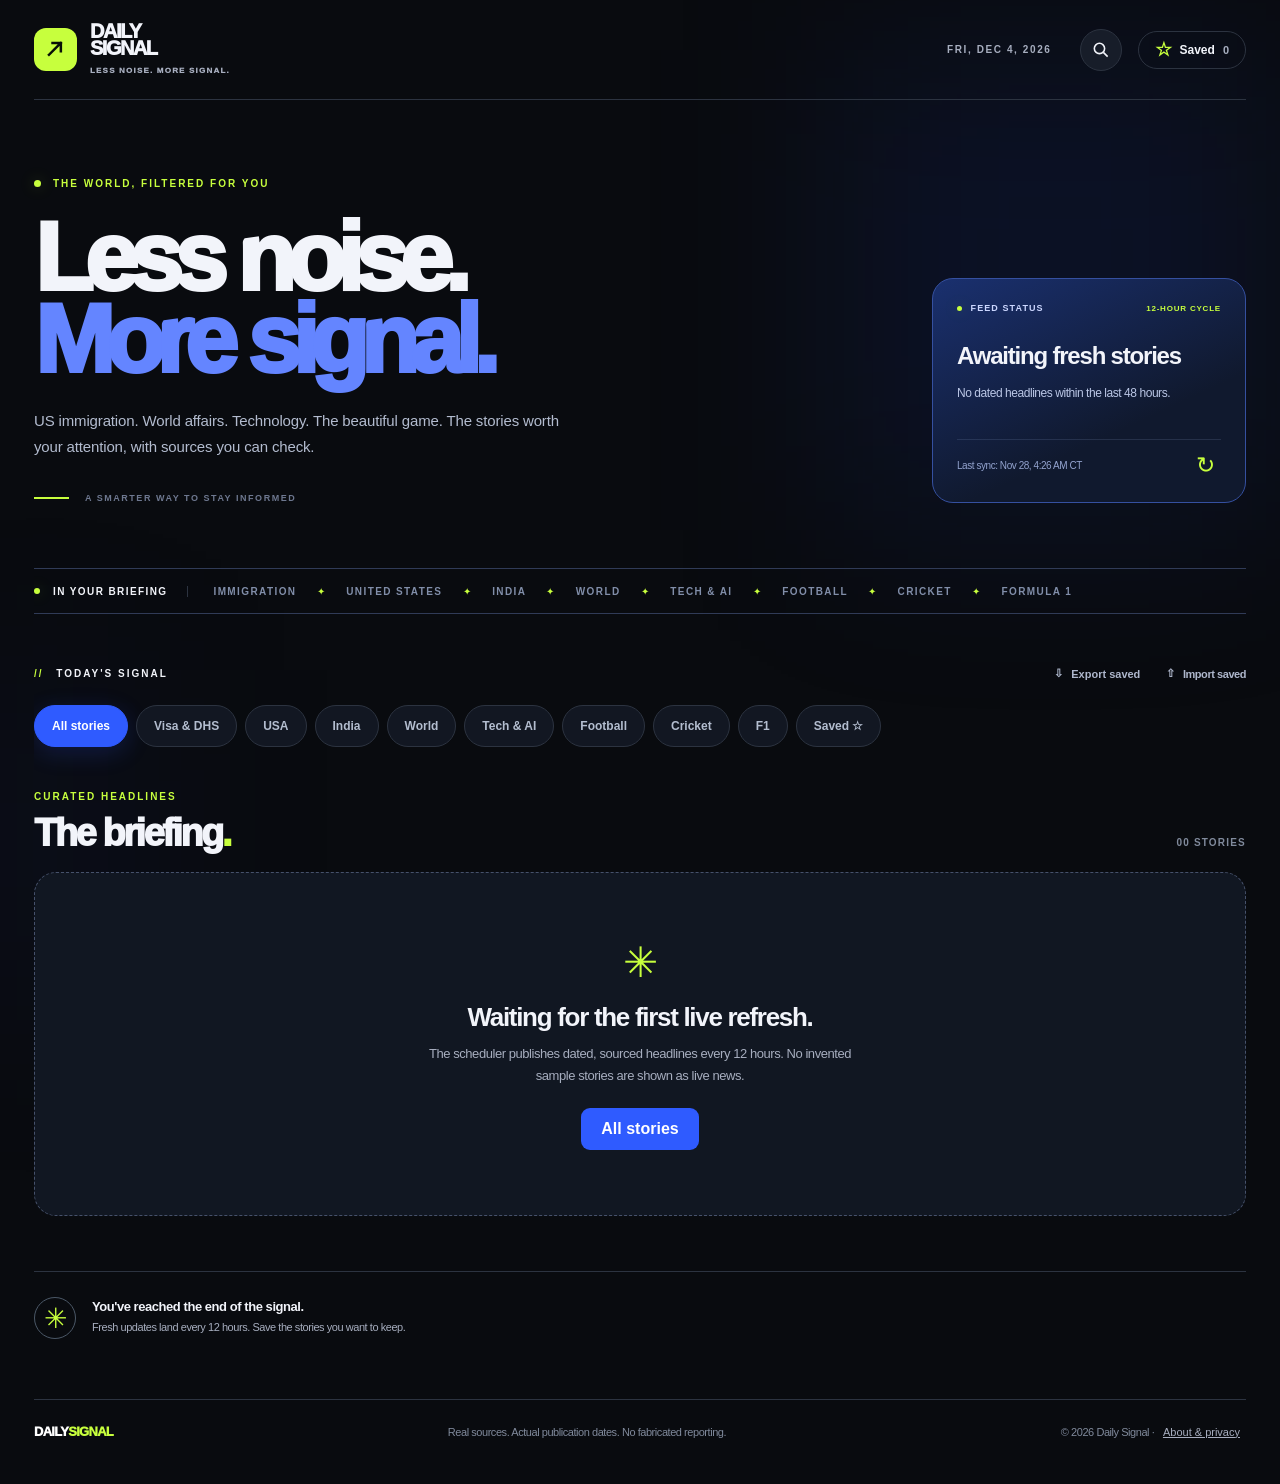
<file: docs/index.html>
<!doctype html>
<html lang="en">
<head>
  <meta charset="utf-8">
  <meta name="viewport" content="width=device-width,initial-scale=1,viewport-fit=cover">
  <meta name="theme-color" content="#090B0F">
  <meta name="color-scheme" content="dark">
  <meta name="description" content="Daily Signal: verified news sources for immigration, India, the US, tech, and sport. Less noise, more signal.">
  <meta name="apple-mobile-web-app-capable" content="yes">
  <meta name="apple-mobile-web-app-status-bar-style" content="black-translucent">
  <meta name="apple-mobile-web-app-title" content="Daily Signal">
  <link rel="icon" type="image/svg+xml" href="./icon.svg">
  <link rel="apple-touch-icon" href="./apple-touch-icon.png">
  <link rel="manifest" href="./manifest.webmanifest">
  <link rel="stylesheet" href="./styles.css">
  <title>Daily Signal — Less Noise. More Signal.</title>
  <script src="./app.js" defer></script>
</head>
<body>
  <div class="ambient ambient--one" aria-hidden="true"></div>
  <div class="ambient ambient--two" aria-hidden="true"></div>
  <div class="shell">
    <header class="topbar">
      <a class="brand" href="./" aria-label="Daily Signal home" id="brandLink">
        <span class="brand-mark" aria-hidden="true"><svg viewBox="0 0 42 42" fill="none"><path d="M10 30 30 10M16 10h14v14" stroke="currentColor" stroke-linecap="square" stroke-width="4.2"/></svg></span>
        <span class="brand-words">DAILY<span>SIGNAL</span><small>LESS NOISE. MORE SIGNAL.</small></span>
      </a>
      <div class="header-actions">
        <span class="date" id="currentDate">YOUR DAILY BRIEFING</span>
        <button class="icon-btn" id="searchToggle" type="button" aria-label="Search stories" title="Search stories"><svg viewBox="0 0 24 24" fill="none" stroke="currentColor" stroke-width="2"><circle cx="10.7" cy="10.7" r="6.5"/><path d="m15.6 15.6 5.4 5.4"/></svg></button>
        <button class="small-archive" id="topSaved" type="button"><span aria-hidden="true">☆</span> Saved <span id="savedCount">0</span></button>
      </div>
    </header>
    <main id="main">
      <section class="hero" aria-labelledby="heroTitle">
        <div class="hero-main">
          <div class="eyebrow"><span class="pulse"></span> THE WORLD, FILTERED FOR YOU</div>
          <h1 id="heroTitle">Less noise.<br><span>More signal.</span></h1>
          <p>US immigration. World affairs. Technology. The beautiful game. The stories worth your attention, with sources you can check.</p>
          <div class="hero-lower"><span class="line"></span> A SMARTER WAY TO STAY INFORMED</div>
        </div>
        <div class="live-panel" aria-label="Feed status">
          <div class="live-panel-top"><span><span class="dot"></span> FEED STATUS</span><span class="indicator">12-HOUR CYCLE</span></div>
          <strong id="liveStatus">Connecting to news sources</strong>
          <p id="liveDescription">Checking the latest dated headlines.</p>
          <div class="status-footer"><span id="lastUpdated">Last sync: not yet available</span><button id="refresh" type="button" aria-label="Check for latest feed" title="Check for latest feed">↻</button></div>
        </div>
      </section>
      <div class="ticker"><span class="ticker-dot"></span> <span>IN YOUR BRIEFING</span><span class="ticker-scroll">IMMIGRATION <b>✦</b> UNITED STATES <b>✦</b> INDIA <b>✦</b> WORLD <b>✦</b> TECH & AI <b>✦</b> FOOTBALL <b>✦</b> CRICKET <b>✦</b> FORMULA 1</span></div>
      <div class="feed-tools">
        <div class="section-kicker"><span class="slash">//</span> TODAY'S SIGNAL</div>
        <div class="tool-actions"><button class="tool-action" id="exportSaved" type="button" title="Back up your saved articles">⇩ <span>Export saved</span></button><label class="tool-action import-action" title="Restore saved articles">⇧ <span>Import saved</span><input id="importSaved" type="file" accept="application/json,.json" hidden></label></div>
      </div>
      <nav class="categories" id="categories" aria-label="News sections"></nav>
      <div class="search-bar" id="searchBar" hidden><label for="searchInput">SEARCH HEADLINES</label><div class="search-row"><input id="searchInput" type="search" placeholder="Search topics, headlines, or sources" autocomplete="off"><button id="clearSearch" type="button">Clear</button></div></div>
      <div class="feed-heading"><div><span class="overline" id="currentSectionLabel">CURATED HEADLINES</span><h2 id="feedTitle">The briefing<span class="title-dot">.</span></h2></div><div class="feed-count" id="feedCount">0 STORIES</div></div>
      <div class="news-grid" id="feed" aria-live="polite"></div>
      <div class="endcap"><div class="endcap-mark">✳</div><div><strong>You've reached the end of the signal.</strong><p>Fresh updates land every 12 hours. Save the stories you want to keep.</p></div></div>
    </main>
    <footer class="footer"><div class="footer-brand">DAILY<span>SIGNAL</span></div><div>Real sources. Actual publication dates. No fabricated reporting.</div><div>© <span id="year"></span> Daily Signal · <button id="about" type="button">About & privacy</button></div></footer>
  </div>
  <nav class="bottom-nav" aria-label="Mobile navigation"><button type="button" class="bottom-item active" data-mode="All" aria-label="Home"><svg viewBox="0 0 24 24" fill="none" stroke="currentColor" stroke-width="1.8"><path d="m3 10 9-7 9 7v10H3z"/><path d="M9 20v-7h6v7"/></svg><span>Home</span></button><button type="button" class="bottom-item" data-mode="Saved" aria-label="Saved articles"><svg viewBox="0 0 24 24" fill="none" stroke="currentColor" stroke-width="1.8"><path d="M6 3h12v18l-6-5-6 5z"/></svg><span>Saved</span></button><button type="button" class="bottom-item" id="bottomSearch" aria-label="Search"><svg viewBox="0 0 24 24" fill="none" stroke="currentColor" stroke-width="1.8"><circle cx="10.5" cy="10.5" r="6.5"/><path d="m15 15 6 6"/></svg><span>Search</span></button></nav>
  <dialog id="storyDialog" class="story-dialog"><div class="dialog-inner"><button class="dialog-close" id="closeStory" type="button" aria-label="Close article">✕</button><div id="storyContent"></div></div></dialog>
  <div id="toast" class="toast" role="status" aria-live="polite"></div>
</body></html>
</file>
<file: docs/styles.css>
:root{color-scheme:dark;--black:#090B0F;--layer:#121722;--layer2:#171D29;--line:#2C3340;--blue:#2F5BFF;--bright:#6485FF;--lime:#C7FF3D;--white:#F2F4FA;--muted:#A7AEBF;--muted2:#808A9C}*{box-sizing:border-box}html{scroll-behavior:smooth;-webkit-text-size-adjust:100%;min-height:100%}body{margin:0;min-height:100vh;background:var(--black);color:var(--white);font-family:Inter,ui-sans-serif,-apple-system,BlinkMacSystemFont,"Segoe UI",sans-serif;letter-spacing:-.028em}button,input{font:inherit}button{cursor:pointer}button:focus-visible,a:focus-visible,input:focus-visible{outline:2px solid var(--lime);outline-offset:4px}button{touch-action:manipulation}a{color:inherit;text-decoration:none}svg{display:block}.ambient{position:absolute;pointer-events:none;filter:blur(90px);z-index:-1}.ambient--one{right:0;top:50px;background:#1F3DAC24;width:450px;height:480px}.ambient--two{left:-80px;top:670px;background:#2B37A010;width:250px;height:350px}.shell{width:min(1300px,100%);margin:auto;padding:0 34px}.topbar{height:100px;border-bottom:1px solid var(--line);display:flex;align-items:center;justify-content:space-between;gap:24px}.brand{display:flex;align-items:center;gap:13px;min-width:0}.brand-mark{display:grid;place-items:center;width:43px;height:43px;flex:none;border-radius:12px;color:#081006;background:var(--lime)}.brand-mark svg{width:25px;height:25px}.brand-words{font-size:20px;line-height:.82;letter-spacing:-.075em;font-weight:1000;display:block}.brand-words span{display:block}.brand-words small{margin-top:10px;display:block;font-size:8px;letter-spacing:.15em;color:var(--muted);line-height:1.25}.header-actions{display:flex;align-items:center;gap:16px}.date{font-size:10px;letter-spacing:.16em;font-weight:750;color:var(--muted);white-space:nowrap;margin-right:12px}.icon-btn{background:var(--layer2);color:var(--white);width:42px;height:42px;border-radius:50%;border:1px solid var(--line);display:grid;place-items:center}.icon-btn svg{width:19px;height:19px}.small-archive{display:flex;align-items:center;gap:8px;color:var(--white);background:none;border:1px solid var(--line);padding:11px 16px;border-radius:100px;font-size:12px;font-weight:780}.small-archive>span:first-child{font-size:19px;line-height:0;color:var(--lime)}#savedCount{font-variant-numeric:tabular-nums;color:var(--muted);font-size:11px}.hero{display:grid;grid-template-columns:minmax(0,1fr) 314px;gap:38px;padding:78px 0 65px;align-items:end}.hero-main{min-width:0}.eyebrow,.overline,.section-kicker{font-size:10px;letter-spacing:.2em;font-weight:900}.eyebrow{color:var(--lime);display:flex;align-items:center;gap:12px}.pulse,.dot,.ticker-dot{border-radius:50%;display:inline-block;width:7px;height:7px;background:var(--lime);box-shadow:0 0 15px #C7FF3D45}.hero h1{font-size:clamp(62px,7.5vw,115px);line-height:.85;letter-spacing:-.09em;margin:28px 0;font-weight:950;max-width:900px}.hero h1 span{color:var(--bright)}.hero-main>p{font-size:15px;line-height:1.7;color:#B3BCCF;max-width:540px;margin:0 0 34px;letter-spacing:-.01em}.hero-lower{font-size:9px;letter-spacing:.17em;font-weight:900;color:#6E7890;display:flex;gap:16px;align-items:center}.hero-lower .line{width:35px;height:2px;background:var(--lime)}.live-panel{min-height:225px;padding:24px;border:1px solid #3550A0;background:linear-gradient(155deg,#1A306F,#10192E 65%);border-radius:21px;display:flex;flex-direction:column;justify-content:space-between}.live-panel-top,.status-footer{display:flex;align-items:center;justify-content:space-between;gap:10px}.live-panel-top{color:#CCD7FF;letter-spacing:.12em;font-size:9px;font-weight:850}.live-panel-top .dot{margin-right:5px;width:5px;height:5px}.indicator{color:var(--lime);font-size:8px;letter-spacing:.1em}.live-panel strong{display:block;font-size:24px;line-height:1.09;letter-spacing:-.05em;margin-top:24px}.live-panel p{color:#BBC7E6;font-size:12px;line-height:1.6;min-height:37px;margin:9px 0 12px}.status-footer{border-top:1px solid #7488B235;padding-top:13px;color:#93A3CE;font-size:10px}.status-footer button{color:var(--lime);font-size:23px;background:none;border:0;line-height:1}.ticker{height:46px;border-top:1px solid #303B57;border-bottom:1px solid #303B57;display:flex;align-items:center;gap:13px;color:var(--lime);font-size:10px;letter-spacing:.14em;font-weight:900;overflow:hidden;white-space:nowrap}.ticker-dot{width:6px;height:6px}.ticker>span:nth-child(2){color:var(--white);padding-right:20px;border-right:1px solid var(--line)}.ticker-scroll{color:#818EA9;letter-spacing:.14em;font-size:10px;padding-left:12px}.ticker-scroll b{color:var(--lime);font-weight:500;margin:0 16px}.feed-tools{display:flex;justify-content:space-between;align-items:center;padding-top:52px;gap:20px}.section-kicker{color:var(--white)}.slash{color:var(--lime);margin-right:8px}.tool-actions{display:flex;gap:20px;align-items:center}.tool-action{color:#AEB7CC;display:flex;gap:8px;align-items:center;border:0;background:none;font-size:11px;font-weight:730;cursor:pointer}.tool-action:hover{color:var(--lime)}.categories{display:flex;overflow-x:auto;gap:8px;padding:24px 0 29px;scrollbar-width:none}.categories::-webkit-scrollbar{display:none}.pill{border:1px solid var(--line);background:var(--layer);color:#B3BDCF;padding:12px 17px;border-radius:60px;white-space:nowrap;font-size:12px;font-weight:760;transition:background .15s,color .15s;min-height:42px}.pill:hover{border-color:#647AA3}.pill.active{background:var(--blue);border-color:var(--blue);color:white;box-shadow:0 6px 24px #2F5BFF30}.search-bar{border:1px solid var(--line);background:var(--layer);padding:19px;border-radius:16px;margin-bottom:22px}.search-bar[hidden]{display:none}.search-bar label{font-size:10px;color:var(--lime);letter-spacing:.15em;font-weight:850}.search-row{display:flex;gap:8px;margin-top:10px}.search-row input{background:#0D1019;border:1px solid #3A4353;border-radius:10px;color:var(--white);padding:12px 14px;flex:1;min-width:0}.search-row button{background:var(--blue);border:0;color:#FFF;border-radius:10px;padding:0 16px;font-weight:700}.feed-heading{display:flex;justify-content:space-between;align-items:flex-end;margin:10px 0 20px;gap:18px}.overline{color:var(--lime);font-size:10px}.feed-heading h2{font-size:38px;line-height:1;letter-spacing:-.065em;font-weight:950;margin:10px 0 0}.title-dot{color:var(--lime)}.feed-count{font-size:10px;font-weight:860;letter-spacing:.12em;color:var(--muted2);white-space:nowrap;margin-bottom:4px}.news-grid{display:grid;grid-template-columns:repeat(3,minmax(0,1fr));gap:14px;grid-auto-flow:row dense}.article{position:relative;border:1px solid var(--line);border-radius:19px;background:var(--layer);padding:25px;min-width:0;min-height:280px;display:flex;flex-direction:column;overflow:hidden;transition:transform .2s,border-color .2s}.article:hover{transform:translateY(-2px);border-color:#4D5A73}.article.featured{grid-row:span 2;background:linear-gradient(140deg,#203ED2 0,#17285F 50%,#121827 95%);border-color:#566ED7;min-height:574px}.article.featured:after{content:"";position:absolute;right:-160px;top:125px;width:360px;height:360px;border-radius:50%;border:1px solid #8DA3FF40;box-shadow:0 0 0 60px #7189FF0A,0 0 0 130px #7189FF08;pointer-events:none}.article-top{display:flex;justify-content:space-between;gap:10px;align-items:center;z-index:1;position:relative}.article-tag{font-size:10px;letter-spacing:.15em;font-weight:880;color:#88A0FF}.article.featured .article-tag{color:var(--lime)}.article-tag:before{content:"●";font-size:7px;margin-right:8px}.source-time{font-size:10px;color:#7E8CA6;font-weight:700;white-space:nowrap}.article.featured .source-time{color:#B8C4ED}.article h3{font-size:clamp(23px,2.4vw,33px);letter-spacing:-.06em;line-height:1.11;margin:24px 0 13px;font-weight:880;overflow-wrap:anywhere;position:relative;z-index:1}.article.featured h3{font-size:clamp(34px,4.2vw,56px);margin-top:40px}.article p{font-size:13px;letter-spacing:-.005em;color:#A7B3C6;line-height:1.65;margin:0 0 22px;display:-webkit-box;-webkit-box-orient:vertical;-webkit-line-clamp:3;overflow:hidden;position:relative;z-index:1}.article.featured p{color:#CFD9F9;-webkit-line-clamp:5}.article-spacer{flex:1;min-height:22px}.article-footer{border-top:1px solid #66718A44;display:flex;align-items:center;justify-content:space-between;padding-top:16px;gap:12px;z-index:1;position:relative}.article-source{display:flex;flex-direction:column;gap:4px;min-width:0}.article-source strong{font-size:11px;overflow:hidden;white-space:nowrap;text-overflow:ellipsis}.article-source span{font-size:10px;color:var(--muted2)}.article.featured .article-source span{color:#B8C4ED}.article-actions{display:flex;align-items:center;gap:8px}.read-btn{background:var(--blue);color:white;border:0;border-radius:50%;width:34px;height:34px;font-size:20px;display:grid;place-items:center}.article.featured .read-btn{background:var(--lime);color:#06100A}.save-btn{background:#0D13214D;border:1px solid #66739080;color:#A4B1CA;border-radius:50%;height:34px;width:34px;font-size:23px;line-height:1;display:grid;place-items:center}.save-btn.is-saved{color:var(--lime);border-color:var(--lime)}.empty{grid-column:1/-1;text-align:center;border:1px dashed #46516B;background:#111722;padding:65px 20px;border-radius:22px}.empty-symbol{font-size:42px;color:var(--lime);font-weight:100}.empty h3{font-size:26px;margin:15px 0 10px;letter-spacing:-.05em}.empty p{color:var(--muted);font-size:13px;max-width:450px;line-height:1.65;margin:0 auto 22px}.empty button{background:var(--blue);padding:12px 20px;color:#fff;border:0;border-radius:9px;font-weight:760}.endcap{border-top:1px solid var(--line);margin-top:55px;padding:25px 0 60px;display:flex;gap:16px;align-items:center}.endcap-mark{width:42px;height:42px;border-radius:50%;border:1px solid #4B5867;color:var(--lime);font-size:28px;display:grid;place-items:center}.endcap strong{font-size:13px}.endcap p{font-size:11px;color:var(--muted);margin:6px 0}.footer{display:flex;flex-wrap:wrap;align-items:center;justify-content:space-between;gap:15px;padding:24px 0 45px;border-top:1px solid var(--line);font-size:11px;color:var(--muted2)}.footer-brand{font-size:13px;font-weight:950;letter-spacing:-.055em;color:white}.footer-brand span{color:var(--lime)}.footer button{background:none;color:var(--muted);text-decoration:underline;border:0;font-size:11px}.bottom-nav{display:none}.story-dialog{border:1px solid #53617B;background:#111725;border-radius:22px;color:var(--white);width:min(660px,calc(100vw - 32px));max-height:min(88vh,900px);box-shadow:0 35px 120px #000B;padding:0}.story-dialog::backdrop{background:#010206D9;backdrop-filter:blur(7px)}.dialog-inner{padding:36px;overflow-y:auto;max-height:88vh}.dialog-close{background:#243049;color:#FFF;border:1px solid #394861;border-radius:50%;height:36px;width:36px;float:right}.story-eyebrow{color:var(--lime);letter-spacing:.2em;font-size:10px;font-weight:900;margin:0 0 20px}.story-title{font-size:clamp(30px,6vw,47px);line-height:1.05;letter-spacing:-.07em;font-weight:940;margin:22px 0}.story-meta{color:var(--muted);font-size:12px;line-height:1.8}.story-summary{font-size:16px;line-height:1.75;color:#D1D8E4;margin:25px 0}.source-note{background:#19243C;border:1px solid #2F4C80;border-radius:13px;padding:17px 20px;color:#ABBCE0;font-size:12px;line-height:1.7}.story-actions{display:flex;gap:10px;flex-wrap:wrap;margin:25px 0 0}.primary-link{background:var(--lime);color:#090B0F;padding:13px 20px;border-radius:10px;font-size:13px;font-weight:850}.secondary-action{background:#23304A;border:1px solid #425476;color:white;padding:13px 18px;border-radius:10px;font-size:13px;font-weight:800}.toast{position:fixed;bottom:32px;left:50%;z-index:35;transform:translate(-50%,120px);opacity:0;pointer-events:none;background:#D6FF6B;color:#101707;padding:12px 18px;border-radius:10px;box-shadow:0 8px 30px #0009;font-size:12px;font-weight:850;transition:transform .2s,opacity .2s}.toast.visible{transform:translate(-50%,0);opacity:1}
@media(max-width:1050px){.news-grid{grid-template-columns:repeat(2,minmax(0,1fr))}.hero{grid-template-columns:1fr 275px;gap:20px}.hero h1{font-size:clamp(64px,8vw,90px)}.article.featured{grid-row:span 2}}
@media(max-width:740px){.shell{padding:0 16px}.topbar{height:78px}.brand-mark{width:38px;height:38px}.brand-words{font-size:19px}.date,.small-archive{display:none}.header-actions{gap:10px}.hero{grid-template-columns:1fr;padding:51px 0 33px;gap:30px}.hero h1{font-size:clamp(55px,12vw,80px);margin:22px 0 19px}.hero-main>p{font-size:14px;line-height:1.65;margin-bottom:25px}.hero-lower{font-size:9px}.live-panel{min-height:163px;padding:18px;gap:8px}.live-panel strong{font-size:21px;margin-top:0}.live-panel p{margin:0;min-height:0}.ticker{height:40px}.feed-tools{padding-top:38px}.tool-actions{gap:15px}.tool-action{font-size:10px}.categories{padding:21px 0 24px;gap:8px;margin-right:-16px}.pill{padding:11px 15px;font-size:11px;min-height:40px}.feed-heading{margin-top:5px}.feed-heading h2{font-size:32px}.news-grid{display:flex;flex-direction:column;gap:12px}.article{min-height:222px;padding:21px;border-radius:16px}.article.featured{min-height:390px}.article h3{font-size:28px;margin-top:18px}.article.featured h3{font-size:clamp(35px,9vw,47px);margin-top:28px}.article p{font-size:13px}.article-spacer{min-height:18px}.article.featured .article-spacer{min-height:65px}.footer{padding-bottom:110px;flex-direction:column;align-items:flex-start}.endcap{margin-top:34px;padding-bottom:35px}.bottom-nav{position:fixed;z-index:12;bottom:0;left:0;right:0;display:grid;grid-template-columns:repeat(3,1fr);background:#0D111BF5;border-top:1px solid #3C455B;padding:10px 10px calc(10px + env(safe-area-inset-bottom));backdrop-filter:blur(20px);-webkit-backdrop-filter:blur(20px)}.bottom-item{background:none;border:0;color:#8995AA;display:flex;flex-direction:column;align-items:center;gap:4px;font-weight:760;font-size:10px;min-height:44px}.bottom-item svg{width:22px;height:22px}.bottom-item.active{color:var(--lime)}.story-dialog{width:100%;max-height:88dvh;margin:auto 0 0;max-width:none;border-radius:20px 20px 0 0}.dialog-inner{padding:25px 22px calc(25px + env(safe-area-inset-bottom));max-height:88dvh}.story-title{font-size:36px}.toast{bottom:90px}}
@media(prefers-reduced-motion:reduce){*,*::before,*::after{scroll-behavior:auto!important;transition:none!important}}
</file>
